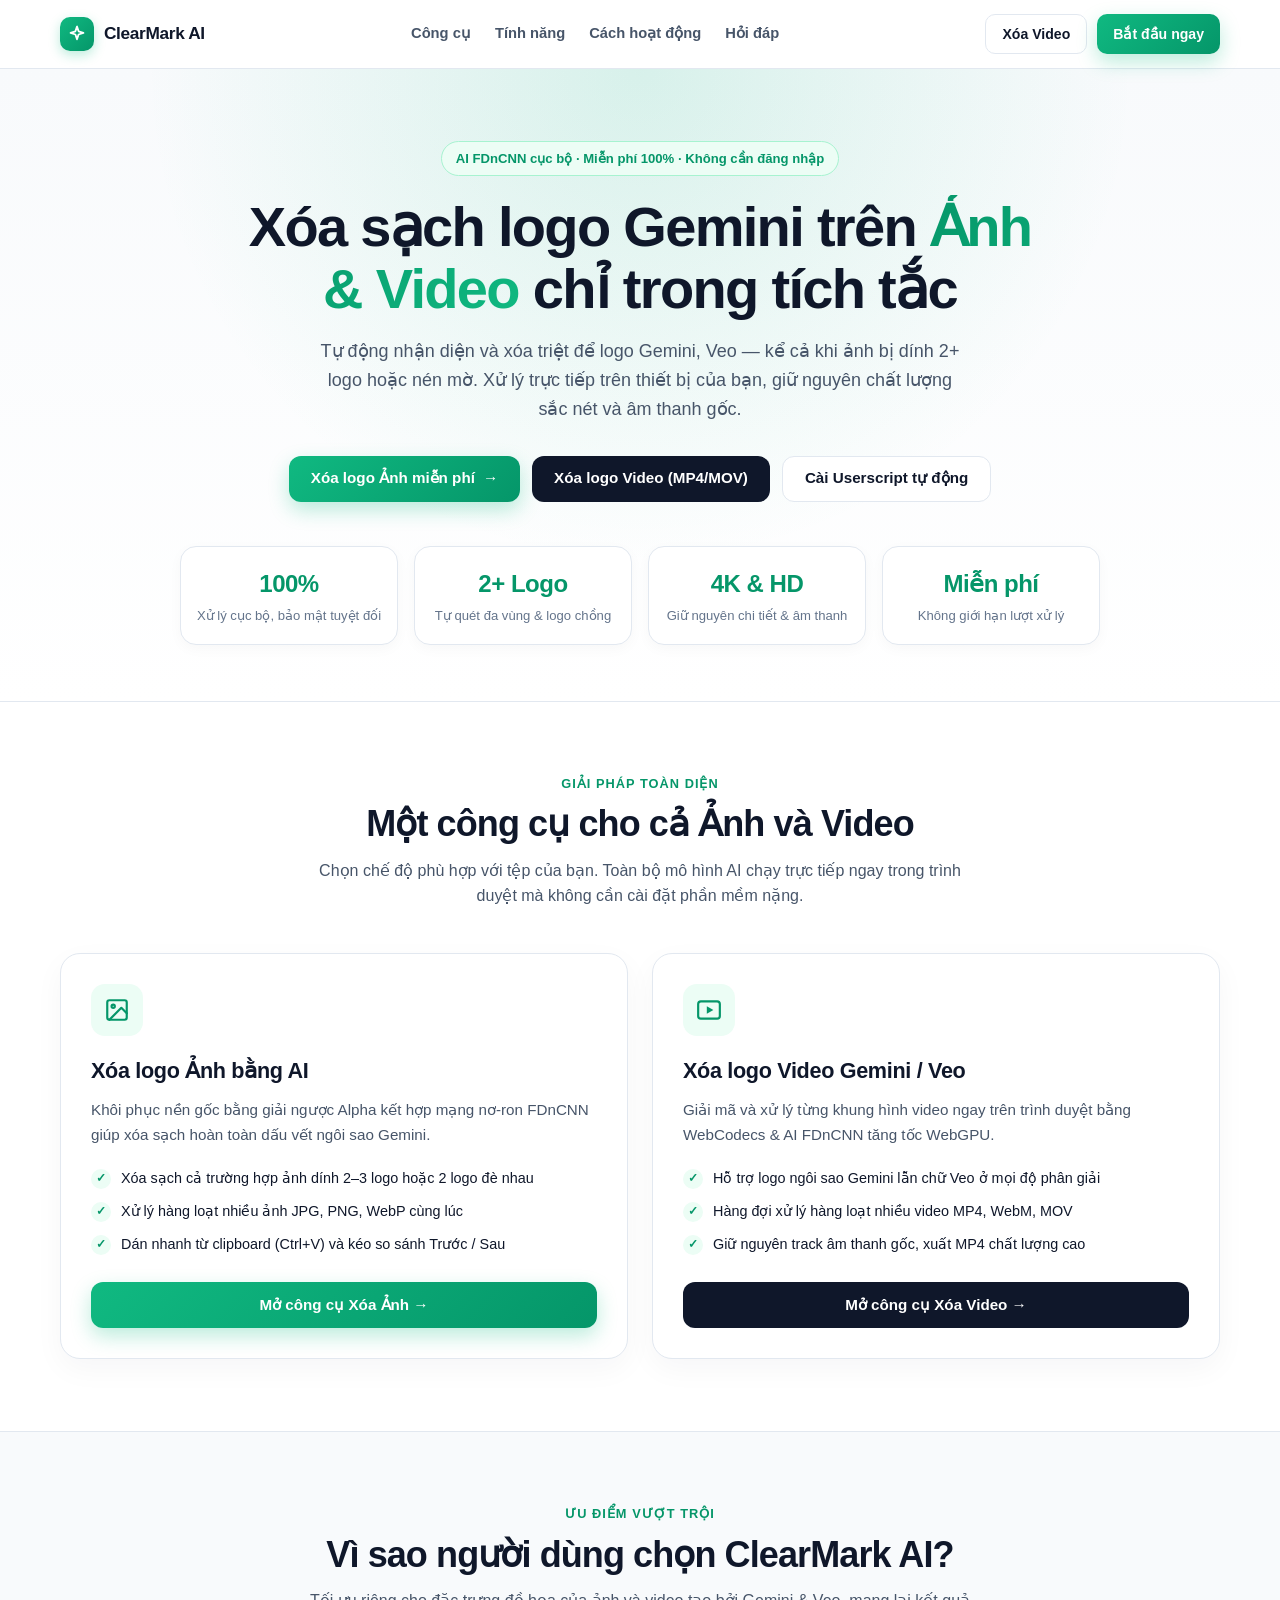
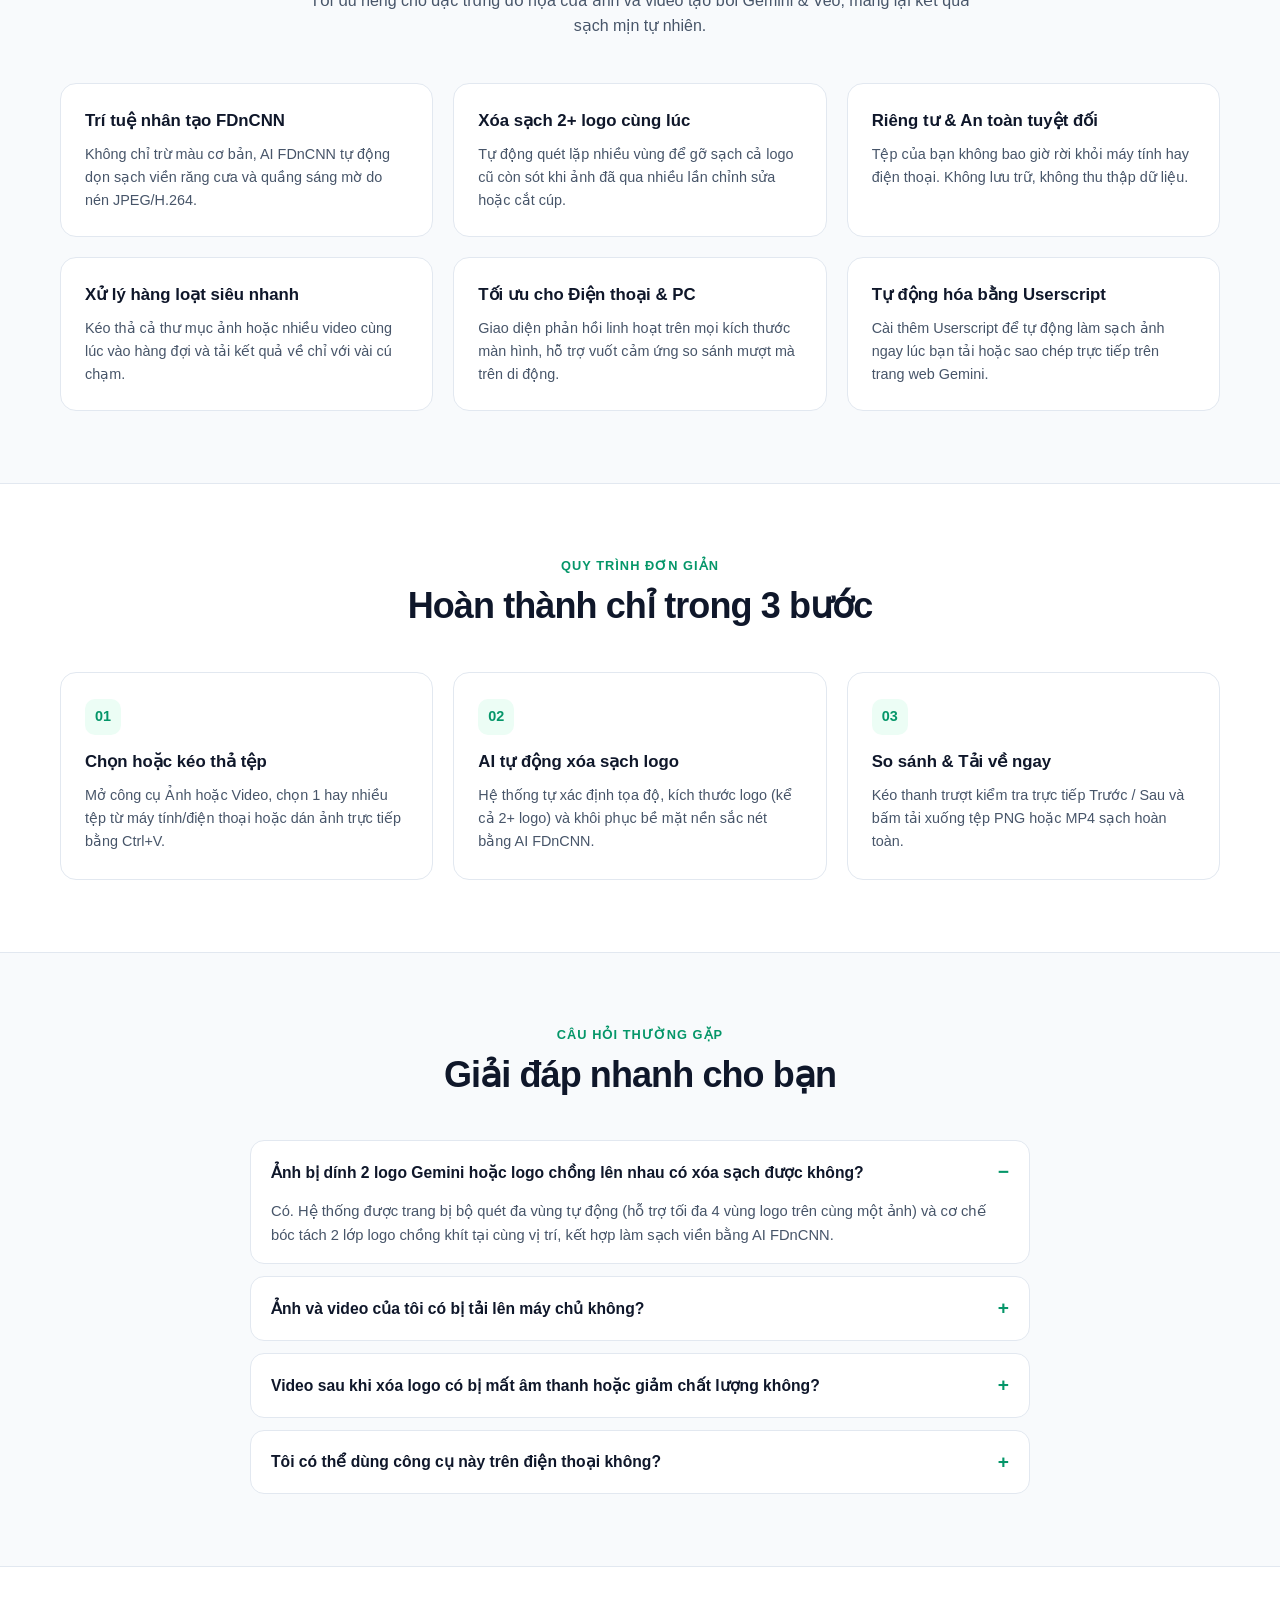
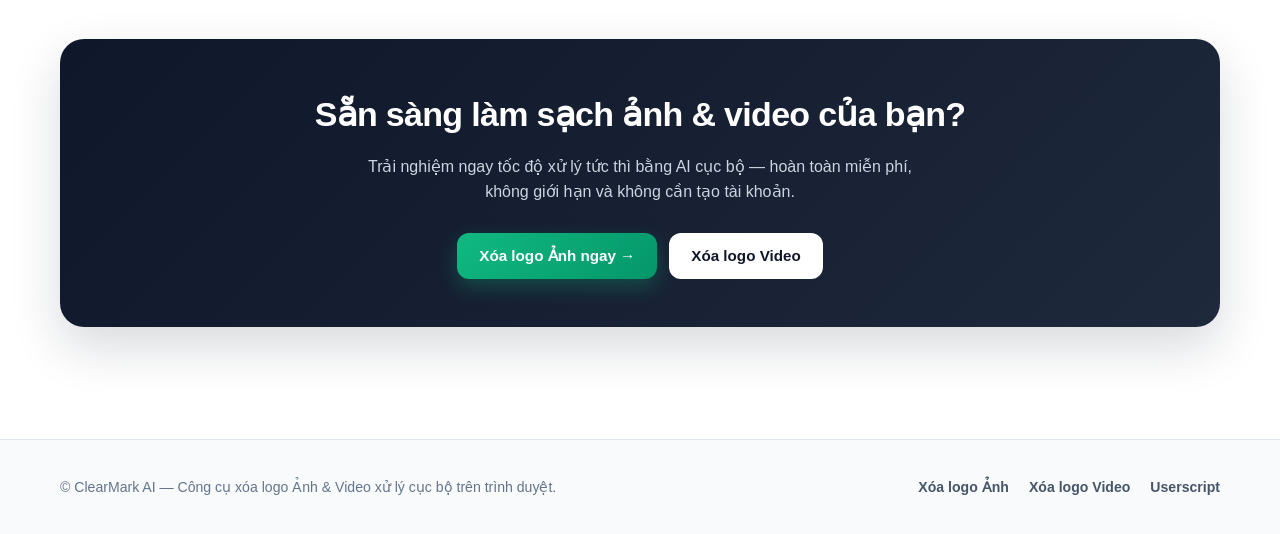
<file: public/index.html>
<!DOCTYPE html>
<html lang="vi">
<head>
  <meta charset="UTF-8">
  <meta name="viewport" content="width=device-width, initial-scale=1.0, viewport-fit=cover">
  <title>ClearMark AI — Xóa logo Gemini trên Ảnh &amp; Video bằng AI</title>
  <meta name="description" content="Công cụ AI xóa sạch logo Gemini và Veo trên ảnh &amp; video chỉ trong 1 giây. Hỗ trợ xử lý hàng loạt, xóa 2+ logo cùng lúc, miễn phí và bảo mật 100% trên thiết bị.">
  <meta name="robots" content="noindex, nofollow">
  <meta name="theme-color" content="#059669">
  <link rel="icon" href="data:image/svg+xml,%3Csvg xmlns='http://www.w3.org/2000/svg' viewBox='0 0 24 24' fill='none' stroke='%2310b981' stroke-width='2' stroke-linecap='round' stroke-linejoin='round'%3E%3Cpath d='M12 3l-1.9 5.8-5.8 1.9 5.8 1.9 1.9 5.8 1.9-5.8 5.8-1.9-5.8-1.9z'/%3E%3C/svg%3E">
  <style>
    :root {
      color-scheme: light;
      --bg: #ffffff;
      --surface: #f8fafc;
      --text: #0f172a;
      --muted: #475569;
      --subtle: #64748b;
      --line: #e2e8f0;
      --primary: #10b981;
      --primary-hover: #059669;
      --primary-soft: #ecfdf5;
      --dark: #0f172a;
    }

    * { box-sizing: border-box; -webkit-tap-highlight-color: transparent; }

    html { scroll-behavior: smooth; }

    body {
      margin: 0;
      font-family: -apple-system, BlinkMacSystemFont, "Segoe UI", Roboto, sans-serif;
      color: var(--text);
      background: var(--bg);
      line-height: 1.6;
      -webkit-font-smoothing: antialiased;
    }

    .container {
      width: min(1160px, calc(100% - 32px));
      margin: 0 auto;
    }

    /* Sticky Commercial Header */
    .navbar {
      position: sticky;
      top: 0;
      z-index: 50;
      background: rgba(255, 255, 255, 0.92);
      backdrop-filter: blur(12px);
      border-bottom: 1px solid var(--line);
    }

    .navbar-inner {
      height: 68px;
      display: flex;
      align-items: center;
      justify-content: space-between;
      gap: 16px;
    }

    .brand {
      display: inline-flex;
      align-items: center;
      gap: 10px;
      text-decoration: none;
      color: var(--text);
      font-weight: 800;
      font-size: 1.08rem;
      letter-spacing: -0.02em;
    }

    .brand-mark {
      width: 34px;
      height: 34px;
      border-radius: 10px;
      background: linear-gradient(135deg, #10b981 0%, #059669 100%);
      color: #fff;
      display: grid;
      place-items: center;
      box-shadow: 0 4px 12px rgba(16, 185, 129, 0.28);
    }

    .nav-links {
      display: flex;
      align-items: center;
      gap: 24px;
    }

    .nav-links a {
      text-decoration: none;
      font-size: 0.92rem;
      font-weight: 600;
      color: var(--muted);
      transition: color 150ms ease;
    }

    .nav-links a:hover {
      color: var(--primary-hover);
    }

    .nav-actions {
      display: flex;
      align-items: center;
      gap: 10px;
    }

    /* Buttons */
    .btn {
      display: inline-flex;
      align-items: center;
      justify-content: center;
      gap: 8px;
      min-height: 46px;
      padding: 0 22px;
      border-radius: 12px;
      font-size: 0.95rem;
      font-weight: 700;
      text-decoration: none;
      transition: transform 120ms ease, background-color 150ms ease, box-shadow 150ms ease, border-color 150ms ease;
      cursor: pointer;
    }

    .btn:active { transform: scale(0.98); }

    .btn-sm {
      min-height: 40px;
      padding: 0 16px;
      font-size: 0.88rem;
      border-radius: 10px;
    }

    .btn-primary {
      background: linear-gradient(135deg, #10b981 0%, #059669 100%);
      color: #fff;
      box-shadow: 0 8px 20px rgba(16, 185, 129, 0.28);
    }

    .btn-primary:hover {
      box-shadow: 0 10px 26px rgba(16, 185, 129, 0.36);
      transform: translateY(-1px);
    }

    .btn-dark {
      background: var(--dark);
      color: #fff;
    }

    .btn-dark:hover {
      background: #1e293b;
      transform: translateY(-1px);
    }

    .btn-outline {
      background: #fff;
      color: var(--text);
      border: 1.5px solid var(--line);
    }

    .btn-outline:hover {
      border-color: #cbd5e1;
      background: var(--surface);
    }

    /* Hero Section */
    .hero {
      padding: 72px 0 56px;
      background:
        radial-gradient(circle at 50% 0%, rgba(16, 185, 129, 0.14), transparent 55%),
        linear-gradient(180deg, #f8fafc 0%, #ffffff 100%);
      text-align: center;
      border-bottom: 1px solid var(--line);
    }

    .hero-badge {
      display: inline-flex;
      align-items: center;
      gap: 8px;
      padding: 6px 14px;
      border-radius: 999px;
      background: var(--primary-soft);
      border: 1px solid #a7f3d0;
      color: var(--primary-hover);
      font-size: 0.82rem;
      font-weight: 700;
      margin-bottom: 20px;
    }

    .hero h1 {
      margin: 0 auto 18px;
      max-width: 820px;
      font-size: clamp(32px, 5.2vw, 56px);
      line-height: 1.1;
      letter-spacing: -0.03em;
      font-weight: 800;
      color: var(--text);
    }

    .hero h1 span {
      background: linear-gradient(135deg, #059669 0%, #10b981 100%);
      -webkit-background-clip: text;
      -webkit-text-fill-color: transparent;
    }

    .hero-sub {
      margin: 0 auto 32px;
      max-width: 650px;
      font-size: clamp(16px, 2vw, 18px);
      color: var(--muted);
    }

    .hero-cta {
      display: flex;
      flex-wrap: wrap;
      justify-content: center;
      gap: 12px;
      margin-bottom: 44px;
    }

    /* Metrics Strip */
    .metrics {
      display: grid;
      grid-template-columns: repeat(4, minmax(0, 1fr));
      gap: 16px;
      max-width: 920px;
      margin: 0 auto;
    }

    .metric-card {
      background: #fff;
      border: 1px solid var(--line);
      border-radius: 16px;
      padding: 18px 14px;
      box-shadow: 0 4px 14px rgba(15, 23, 42, 0.03);
    }

    .metric-value {
      font-size: 1.5rem;
      font-weight: 800;
      color: var(--primary-hover);
      letter-spacing: -0.02em;
    }

    .metric-label {
      font-size: 0.82rem;
      color: var(--subtle);
      margin-top: 2px;
      font-weight: 500;
    }

    /* Sections */
    .section {
      padding: 72px 0;
    }

    .section-alt {
      background: var(--surface);
      border-top: 1px solid var(--line);
      border-bottom: 1px solid var(--line);
    }

    .section-head {
      text-align: center;
      max-width: 680px;
      margin: 0 auto 44px;
    }

    .section-eyebrow {
      font-size: 0.8rem;
      font-weight: 800;
      text-transform: uppercase;
      letter-spacing: 0.08em;
      color: var(--primary-hover);
      margin-bottom: 8px;
    }

    .section-head h2 {
      margin: 0 0 12px;
      font-size: clamp(24px, 3.6vw, 36px);
      line-height: 1.2;
      letter-spacing: -0.025em;
    }

    .section-head p {
      margin: 0;
      color: var(--muted);
      font-size: 1rem;
    }

    /* Product Cards */
    .product-grid {
      display: grid;
      grid-template-columns: repeat(2, minmax(0, 1fr));
      gap: 24px;
    }

    .product-card {
      display: flex;
      flex-direction: column;
      background: #fff;
      border: 1.5px solid var(--line);
      border-radius: 20px;
      padding: 30px;
      box-shadow: 0 10px 30px rgba(15, 23, 42, 0.04);
      transition: transform 150ms ease, border-color 150ms ease, box-shadow 150ms ease;
    }

    .product-card:hover {
      transform: translateY(-3px);
      border-color: var(--primary);
      box-shadow: 0 18px 40px rgba(16, 185, 129, 0.12);
    }

    .product-icon {
      width: 52px;
      height: 52px;
      border-radius: 14px;
      background: var(--primary-soft);
      color: var(--primary-hover);
      display: grid;
      place-items: center;
      margin-bottom: 18px;
    }

    .product-card h3 {
      margin: 0 0 10px;
      font-size: 1.35rem;
      letter-spacing: -0.015em;
    }

    .product-card p {
      margin: 0 0 20px;
      color: var(--muted);
      font-size: 0.95rem;
    }

    .check-list {
      list-style: none;
      margin: 0 0 26px;
      padding: 0;
      display: grid;
      gap: 10px;
      font-size: 0.9rem;
      color: var(--text);
    }

    .check-list li {
      display: flex;
      align-items: center;
      gap: 10px;
    }

    .check-dot {
      width: 20px;
      height: 20px;
      border-radius: 50%;
      background: var(--primary-soft);
      color: var(--primary-hover);
      display: inline-grid;
      place-items: center;
      font-size: 12px;
      font-weight: 800;
      flex-shrink: 0;
    }

    /* Feature Grid */
    .feature-grid {
      display: grid;
      grid-template-columns: repeat(3, minmax(0, 1fr));
      gap: 20px;
    }

    .feature-card {
      background: #fff;
      border: 1px solid var(--line);
      border-radius: 16px;
      padding: 24px;
    }

    .feature-card h3 {
      margin: 0 0 8px;
      font-size: 1.05rem;
    }

    .feature-card p {
      margin: 0;
      font-size: 0.9rem;
      color: var(--muted);
    }

    /* Steps */
    .steps-grid {
      display: grid;
      grid-template-columns: repeat(3, minmax(0, 1fr));
      gap: 20px;
    }

    .step-card {
      background: #fff;
      border: 1px solid var(--line);
      border-radius: 16px;
      padding: 26px 24px;
    }

    .step-num {
      display: inline-flex;
      align-items: center;
      justify-content: center;
      width: 36px;
      height: 36px;
      border-radius: 10px;
      background: var(--primary-soft);
      color: var(--primary-hover);
      font-weight: 800;
      font-size: 0.9rem;
      margin-bottom: 14px;
    }

    .step-card h3 {
      margin: 0 0 8px;
      font-size: 1.05rem;
    }

    .step-card p {
      margin: 0;
      font-size: 0.9rem;
      color: var(--muted);
    }

    /* FAQ */
    .faq-list {
      max-width: 780px;
      margin: 0 auto;
      display: grid;
      gap: 12px;
    }

    .faq-item {
      background: #fff;
      border: 1px solid var(--line);
      border-radius: 14px;
      padding: 16px 20px;
    }

    .faq-item summary {
      cursor: pointer;
      font-weight: 700;
      font-size: 0.98rem;
      color: var(--text);
      list-style: none;
      display: flex;
      align-items: center;
      justify-content: space-between;
      gap: 12px;
    }

    .faq-item summary::-webkit-details-marker { display: none; }

    .faq-item summary::after {
      content: "+";
      font-size: 1.2rem;
      color: var(--primary-hover);
      font-weight: 700;
    }

    .faq-item[open] summary::after {
      content: "−";
    }

    .faq-item p {
      margin: 12px 0 0;
      font-size: 0.92rem;
      color: var(--muted);
    }

    /* Final CTA Banner */
    .cta-banner {
      background: linear-gradient(135deg, #0f172a 0%, #1e293b 100%);
      color: #fff;
      border-radius: 24px;
      padding: 48px 32px;
      text-align: center;
      box-shadow: 0 20px 50px rgba(15, 23, 42, 0.16);
    }

    .cta-banner h2 {
      margin: 0 0 12px;
      font-size: clamp(24px, 3.6vw, 34px);
      letter-spacing: -0.02em;
    }

    .cta-banner p {
      margin: 0 auto 28px;
      max-width: 560px;
      color: #cbd5e1;
      font-size: 1rem;
    }

    .cta-actions {
      display: flex;
      flex-wrap: wrap;
      justify-content: center;
      gap: 12px;
    }

    .btn-white {
      background: #fff;
      color: var(--dark);
    }

    .btn-white:hover {
      background: #f1f5f9;
      transform: translateY(-1px);
    }

    /* Footer */
    .footer {
      border-top: 1px solid var(--line);
      background: var(--surface);
      padding: 36px 0 calc(36px + env(safe-area-inset-bottom));
      margin-top: 40px;
    }

    .footer-inner {
      display: flex;
      flex-wrap: wrap;
      align-items: center;
      justify-content: space-between;
      gap: 16px;
      font-size: 0.88rem;
      color: var(--subtle);
    }

    .footer-links {
      display: flex;
      flex-wrap: wrap;
      gap: 20px;
    }

    .footer-links a {
      color: var(--muted);
      text-decoration: none;
      font-weight: 600;
    }

    .footer-links a:hover {
      color: var(--primary-hover);
    }

    .mobile-bottom-nav {
      display: none;
    }

    @media (max-width: 900px) {
      .nav-links { display: none; }
      .metrics { grid-template-columns: repeat(2, 1fr); }
      .product-grid,
      .feature-grid,
      .steps-grid {
        grid-template-columns: 1fr;
      }
    }

    @media (max-width: 640px) {
      .navbar-inner { height: 58px; }
      .nav-actions .btn-outline { display: none; }
      .hero { padding: 40px 0 36px; }
      .hero-cta {
        flex-direction: column;
        align-items: stretch;
      }
      .hero-cta .btn { width: 100%; }
      .section { padding: 48px 0; }
      .product-card { padding: 22px; }
      .cta-banner { padding: 34px 20px; border-radius: 18px; }
      .cta-actions { flex-direction: column; }
      .cta-actions .btn { width: 100%; }
      .footer {
        padding-bottom: calc(92px + env(safe-area-inset-bottom));
      }
      .mobile-bottom-nav {
        position: fixed;
        left: 0;
        right: 0;
        bottom: 0;
        z-index: 55;
        display: grid;
        grid-template-columns: repeat(3, 1fr);
        background: rgba(255, 255, 255, 0.96);
        backdrop-filter: blur(12px);
        border-top: 1px solid var(--line);
        padding: 6px 8px calc(6px + env(safe-area-inset-bottom));
      }
      .mobile-nav-item {
        display: flex;
        flex-direction: column;
        align-items: center;
        justify-content: center;
        gap: 3px;
        min-height: 48px;
        border-radius: 10px;
        color: var(--subtle);
        font-size: 0.72rem;
        font-weight: 600;
        text-decoration: none;
      }
      .mobile-nav-item.active {
        color: var(--primary-hover);
        background: var(--primary-soft);
      }
    }
  </style>
</head>
<body>
  <header class="navbar">
    <div class="container navbar-inner">
      <a href="./index.html" class="brand">
        <span class="brand-mark" aria-hidden="true">
          <svg width="20" height="20" viewBox="0 0 24 24" fill="none" stroke="currentColor" stroke-width="2.2" stroke-linecap="round" stroke-linejoin="round">
            <path d="m12 3-1.9 5.8-5.8 1.9 5.8 1.9 1.9 5.8 1.9-5.8 5.8-1.9-5.8-1.9Z"></path>
          </svg>
        </span>
        <span>ClearMark AI</span>
      </a>

      <nav class="nav-links" aria-label="Điều hướng trang chủ">
        <a href="#tools">Công cụ</a>
        <a href="#features">Tính năng</a>
        <a href="#how-it-works">Cách hoạt động</a>
        <a href="#faq">Hỏi đáp</a>
      </nav>

      <div class="nav-actions">
        <a href="./video-preview.html" class="btn btn-outline btn-sm">Xóa Video</a>
        <a href="./dev-preview.html" class="btn btn-primary btn-sm">Bắt đầu ngay</a>
      </div>
    </div>
  </header>

  <main>
    <section class="hero">
      <div class="container">
        <div class="hero-badge">AI FDnCNN cục bộ · Miễn phí 100% · Không cần đăng nhập</div>
        <h1>Xóa sạch logo Gemini trên <span>Ảnh &amp; Video</span> chỉ trong tích tắc</h1>
        <p class="hero-sub">
          Tự động nhận diện và xóa triệt để logo Gemini, Veo — kể cả khi ảnh bị dính 2+ logo hoặc nén mờ. Xử lý trực tiếp trên thiết bị của bạn, giữ nguyên chất lượng sắc nét và âm thanh gốc.
        </p>

        <div class="hero-cta">
          <a href="./dev-preview.html" class="btn btn-primary">
            <span>Xóa logo Ảnh miễn phí</span>
            <span aria-hidden="true">→</span>
          </a>
          <a href="./video-preview.html" class="btn btn-dark">
            <span>Xóa logo Video (MP4/MOV)</span>
          </a>
          <a href="userscript/gemini-watermark-remover.user.js" target="_blank" class="btn btn-outline">
            <span>Cài Userscript tự động</span>
          </a>
        </div>

        <div class="metrics">
          <div class="metric-card">
            <div class="metric-value">100%</div>
            <div class="metric-label">Xử lý cục bộ, bảo mật tuyệt đối</div>
          </div>
          <div class="metric-card">
            <div class="metric-value">2+ Logo</div>
            <div class="metric-label">Tự quét đa vùng &amp; logo chồng</div>
          </div>
          <div class="metric-card">
            <div class="metric-value">4K &amp; HD</div>
            <div class="metric-label">Giữ nguyên chi tiết &amp; âm thanh</div>
          </div>
          <div class="metric-card">
            <div class="metric-value">Miễn phí</div>
            <div class="metric-label">Không giới hạn lượt xử lý</div>
          </div>
        </div>
      </div>
    </section>

    <section id="tools" class="section">
      <div class="container">
        <div class="section-head">
          <div class="section-eyebrow">Giải pháp toàn diện</div>
          <h2>Một công cụ cho cả Ảnh và Video</h2>
          <p>Chọn chế độ phù hợp với tệp của bạn. Toàn bộ mô hình AI chạy trực tiếp ngay trong trình duyệt mà không cần cài đặt phần mềm nặng.</p>
        </div>

        <div class="product-grid">
          <div class="product-card">
            <div class="product-icon">
              <svg width="26" height="26" viewBox="0 0 24 24" fill="none" stroke="currentColor" stroke-width="2" stroke-linecap="round" stroke-linejoin="round">
                <rect x="3" y="3" width="18" height="18" rx="2" ry="2"></rect>
                <circle cx="8.5" cy="8.5" r="1.5"></circle>
                <polyline points="21 15 16 10 5 21"></polyline>
              </svg>
            </div>
            <h3>Xóa logo Ảnh bằng AI</h3>
            <p>Khôi phục nền gốc bằng giải ngược Alpha kết hợp mạng nơ-ron FDnCNN giúp xóa sạch hoàn toàn dấu vết ngôi sao Gemini.</p>
            <ul class="check-list">
              <li><span class="check-dot">✓</span>Xóa sạch cả trường hợp ảnh dính 2–3 logo hoặc 2 logo đè nhau</li>
              <li><span class="check-dot">✓</span>Xử lý hàng loạt nhiều ảnh JPG, PNG, WebP cùng lúc</li>
              <li><span class="check-dot">✓</span>Dán nhanh từ clipboard (Ctrl+V) và kéo so sánh Trước / Sau</li>
            </ul>
            <a href="./dev-preview.html" class="btn btn-primary" style="margin-top: auto;">Mở công cụ Xóa Ảnh →</a>
          </div>

          <div class="product-card">
            <div class="product-icon">
              <svg width="26" height="26" viewBox="0 0 24 24" fill="none" stroke="currentColor" stroke-width="2" stroke-linecap="round" stroke-linejoin="round">
                <rect x="2" y="4" width="20" height="16" rx="2.5"></rect>
                <polygon points="10 8.5 16 12 10 15.5" fill="currentColor" stroke="none"></polygon>
              </svg>
            </div>
            <h3>Xóa logo Video Gemini / Veo</h3>
            <p>Giải mã và xử lý từng khung hình video ngay trên trình duyệt bằng WebCodecs &amp; AI FDnCNN tăng tốc WebGPU.</p>
            <ul class="check-list">
              <li><span class="check-dot">✓</span>Hỗ trợ logo ngôi sao Gemini lẫn chữ Veo ở mọi độ phân giải</li>
              <li><span class="check-dot">✓</span>Hàng đợi xử lý hàng loạt nhiều video MP4, WebM, MOV</li>
              <li><span class="check-dot">✓</span>Giữ nguyên track âm thanh gốc, xuất MP4 chất lượng cao</li>
            </ul>
            <a href="./video-preview.html" class="btn btn-dark" style="margin-top: auto;">Mở công cụ Xóa Video →</a>
          </div>
        </div>
      </div>
    </section>

    <section id="features" class="section section-alt">
      <div class="container">
        <div class="section-head">
          <div class="section-eyebrow">Ưu điểm vượt trội</div>
          <h2>Vì sao người dùng chọn ClearMark AI?</h2>
          <p>Tối ưu riêng cho đặc trưng đồ họa của ảnh và video tạo bởi Gemini &amp; Veo, mang lại kết quả sạch mịn tự nhiên.</p>
        </div>

        <div class="feature-grid">
          <div class="feature-card">
            <h3>Trí tuệ nhân tạo FDnCNN</h3>
            <p>Không chỉ trừ màu cơ bản, AI FDnCNN tự động dọn sạch viền răng cưa và quầng sáng mờ do nén JPEG/H.264.</p>
          </div>
          <div class="feature-card">
            <h3>Xóa sạch 2+ logo cùng lúc</h3>
            <p>Tự động quét lặp nhiều vùng để gỡ sạch cả logo cũ còn sót khi ảnh đã qua nhiều lần chỉnh sửa hoặc cắt cúp.</p>
          </div>
          <div class="feature-card">
            <h3>Riêng tư &amp; An toàn tuyệt đối</h3>
            <p>Tệp của bạn không bao giờ rời khỏi máy tính hay điện thoại. Không lưu trữ, không thu thập dữ liệu.</p>
          </div>
          <div class="feature-card">
            <h3>Xử lý hàng loạt siêu nhanh</h3>
            <p>Kéo thả cả thư mục ảnh hoặc nhiều video cùng lúc vào hàng đợi và tải kết quả về chỉ với vài cú chạm.</p>
          </div>
          <div class="feature-card">
            <h3>Tối ưu cho Điện thoại &amp; PC</h3>
            <p>Giao diện phản hồi linh hoạt trên mọi kích thước màn hình, hỗ trợ vuốt cảm ứng so sánh mượt mà trên di động.</p>
          </div>
          <div class="feature-card">
            <h3>Tự động hóa bằng Userscript</h3>
            <p>Cài thêm Userscript để tự động làm sạch ảnh ngay lúc bạn tải hoặc sao chép trực tiếp trên trang web Gemini.</p>
          </div>
        </div>
      </div>
    </section>

    <section id="how-it-works" class="section">
      <div class="container">
        <div class="section-head">
          <div class="section-eyebrow">Quy trình đơn giản</div>
          <h2>Hoàn thành chỉ trong 3 bước</h2>
        </div>

        <div class="steps-grid">
          <div class="step-card">
            <div class="step-num">01</div>
            <h3>Chọn hoặc kéo thả tệp</h3>
            <p>Mở công cụ Ảnh hoặc Video, chọn 1 hay nhiều tệp từ máy tính/điện thoại hoặc dán ảnh trực tiếp bằng Ctrl+V.</p>
          </div>
          <div class="step-card">
            <div class="step-num">02</div>
            <h3>AI tự động xóa sạch logo</h3>
            <p>Hệ thống tự xác định tọa độ, kích thước logo (kể cả 2+ logo) và khôi phục bề mặt nền sắc nét bằng AI FDnCNN.</p>
          </div>
          <div class="step-card">
            <div class="step-num">03</div>
            <h3>So sánh &amp; Tải về ngay</h3>
            <p>Kéo thanh trượt kiểm tra trực tiếp Trước / Sau và bấm tải xuống tệp PNG hoặc MP4 sạch hoàn toàn.</p>
          </div>
        </div>
      </div>
    </section>

    <section id="faq" class="section section-alt">
      <div class="container">
        <div class="section-head">
          <div class="section-eyebrow">Câu hỏi thường gặp</div>
          <h2>Giải đáp nhanh cho bạn</h2>
        </div>

        <div class="faq-list">
          <details class="faq-item" open>
            <summary>Ảnh bị dính 2 logo Gemini hoặc logo chồng lên nhau có xóa sạch được không?</summary>
            <p>Có. Hệ thống được trang bị bộ quét đa vùng tự động (hỗ trợ tối đa 4 vùng logo trên cùng một ảnh) và cơ chế bóc tách 2 lớp logo chồng khít tại cùng vị trí, kết hợp làm sạch viền bằng AI FDnCNN.</p>
          </details>
          <details class="faq-item">
            <summary>Ảnh và video của tôi có bị tải lên máy chủ không?</summary>
            <p>Hoàn toàn không. Mọi bước giải mã, suy luận AI (ONNX WebGPU/WASM) và xuất tệp đều diễn ra 100% cục bộ trong trình duyệt trên thiết bị của bạn.</p>
          </details>
          <details class="faq-item">
            <summary>Video sau khi xóa logo có bị mất âm thanh hoặc giảm chất lượng không?</summary>
            <p>Không. Track âm thanh gốc tương thích MP4 được giữ nguyên hoàn toàn không mã hóa lại, còn video được xuất ở bitrate cao (mặc định 12 Mbps) giữ nguyên độ sắc nét.</p>
          </details>
          <details class="faq-item">
            <summary>Tôi có thể dùng công cụ này trên điện thoại không?</summary>
            <p>Có. Giao diện được thiết kế responsive đầy đủ cho điện thoại và máy tính bảng, có thanh chuyển chế độ Ảnh/Video ở cạnh dưới màn hình và hỗ trợ vuốt cảm ứng mượt mà.</p>
          </details>
        </div>
      </div>
    </section>

    <section class="section">
      <div class="container">
        <div class="cta-banner">
          <h2>Sẵn sàng làm sạch ảnh &amp; video của bạn?</h2>
          <p>Trải nghiệm ngay tốc độ xử lý tức thì bằng AI cục bộ — hoàn toàn miễn phí, không giới hạn và không cần tạo tài khoản.</p>
          <div class="cta-actions">
            <a href="./dev-preview.html" class="btn btn-primary">Xóa logo Ảnh ngay →</a>
            <a href="./video-preview.html" class="btn btn-white">Xóa logo Video</a>
          </div>
        </div>
      </div>
    </section>
  </main>

  <footer class="footer">
    <div class="container footer-inner">
      <span>© ClearMark AI — Công cụ xóa logo Ảnh &amp; Video xử lý cục bộ trên trình duyệt.</span>
      <div class="footer-links">
        <a href="./dev-preview.html">Xóa logo Ảnh</a>
        <a href="./video-preview.html">Xóa logo Video</a>
        <a href="userscript/gemini-watermark-remover.user.js" target="_blank">Userscript</a>
      </div>
    </div>
  </footer>

  <nav class="mobile-bottom-nav" aria-label="Điều hướng di động">
    <a href="./index.html" class="mobile-nav-item active" aria-current="page">
      <svg width="20" height="20" viewBox="0 0 24 24" fill="none" stroke="currentColor" stroke-width="2" stroke-linecap="round" stroke-linejoin="round">
        <path d="M3 9l9-7 9 7v11a2 2 0 0 1-2 2H5a2 2 0 0 1-2-2z"></path>
        <polyline points="9 22 9 12 15 12 15 22"></polyline>
      </svg>
      <span>Trang chủ</span>
    </a>
    <a href="./dev-preview.html" class="mobile-nav-item">
      <svg width="20" height="20" viewBox="0 0 24 24" fill="none" stroke="currentColor" stroke-width="2" stroke-linecap="round" stroke-linejoin="round">
        <rect x="3" y="3" width="18" height="18" rx="2" ry="2"></rect>
        <circle cx="8.5" cy="8.5" r="1.5"></circle>
        <polyline points="21 15 16 10 5 21"></polyline>
      </svg>
      <span>Xóa Ảnh</span>
    </a>
    <a href="./video-preview.html" class="mobile-nav-item">
      <svg width="20" height="20" viewBox="0 0 24 24" fill="none" stroke="currentColor" stroke-width="2" stroke-linecap="round" stroke-linejoin="round">
        <rect x="2" y="4" width="20" height="16" rx="2.5"></rect>
        <polygon points="10 8.5 16 12 10 15.5" fill="currentColor" stroke="none"></polygon>
      </svg>
      <span>Xóa Video</span>
    </a>
  </nav>
</body>
</html>
</file>
